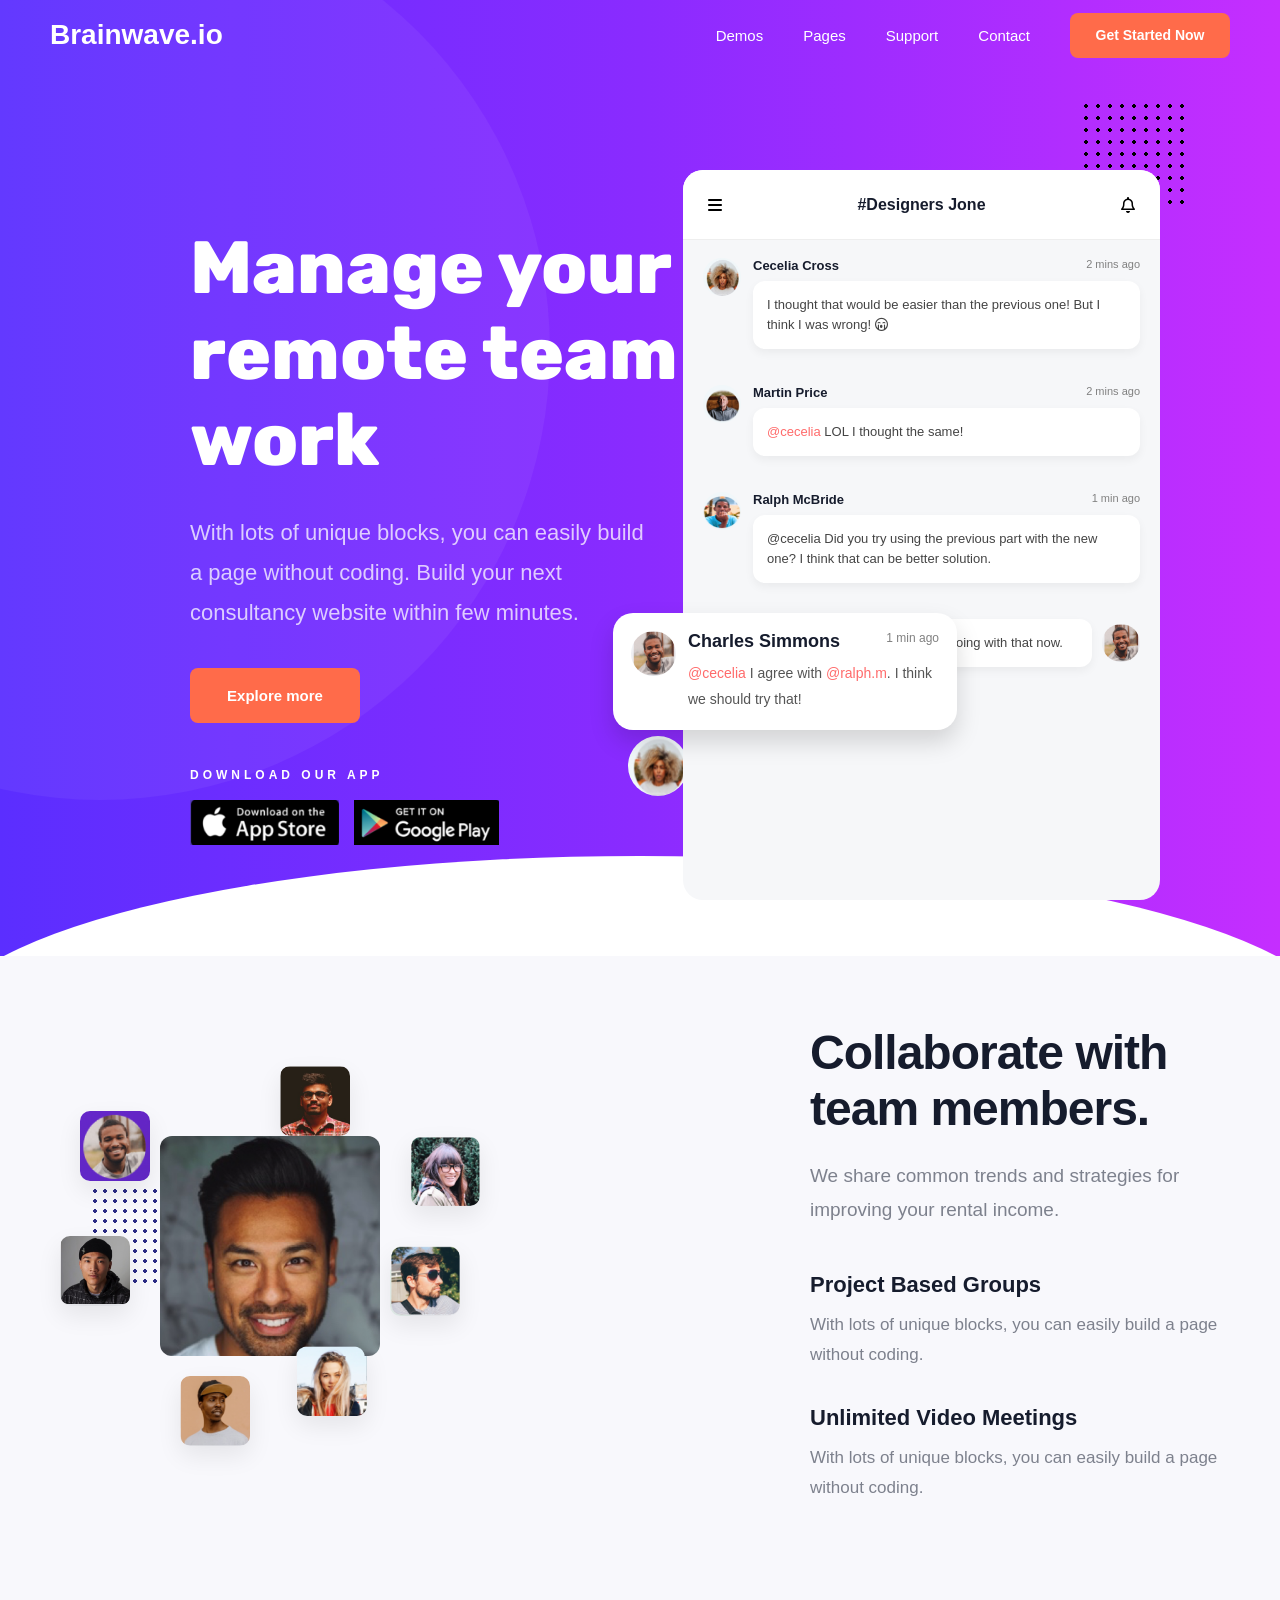
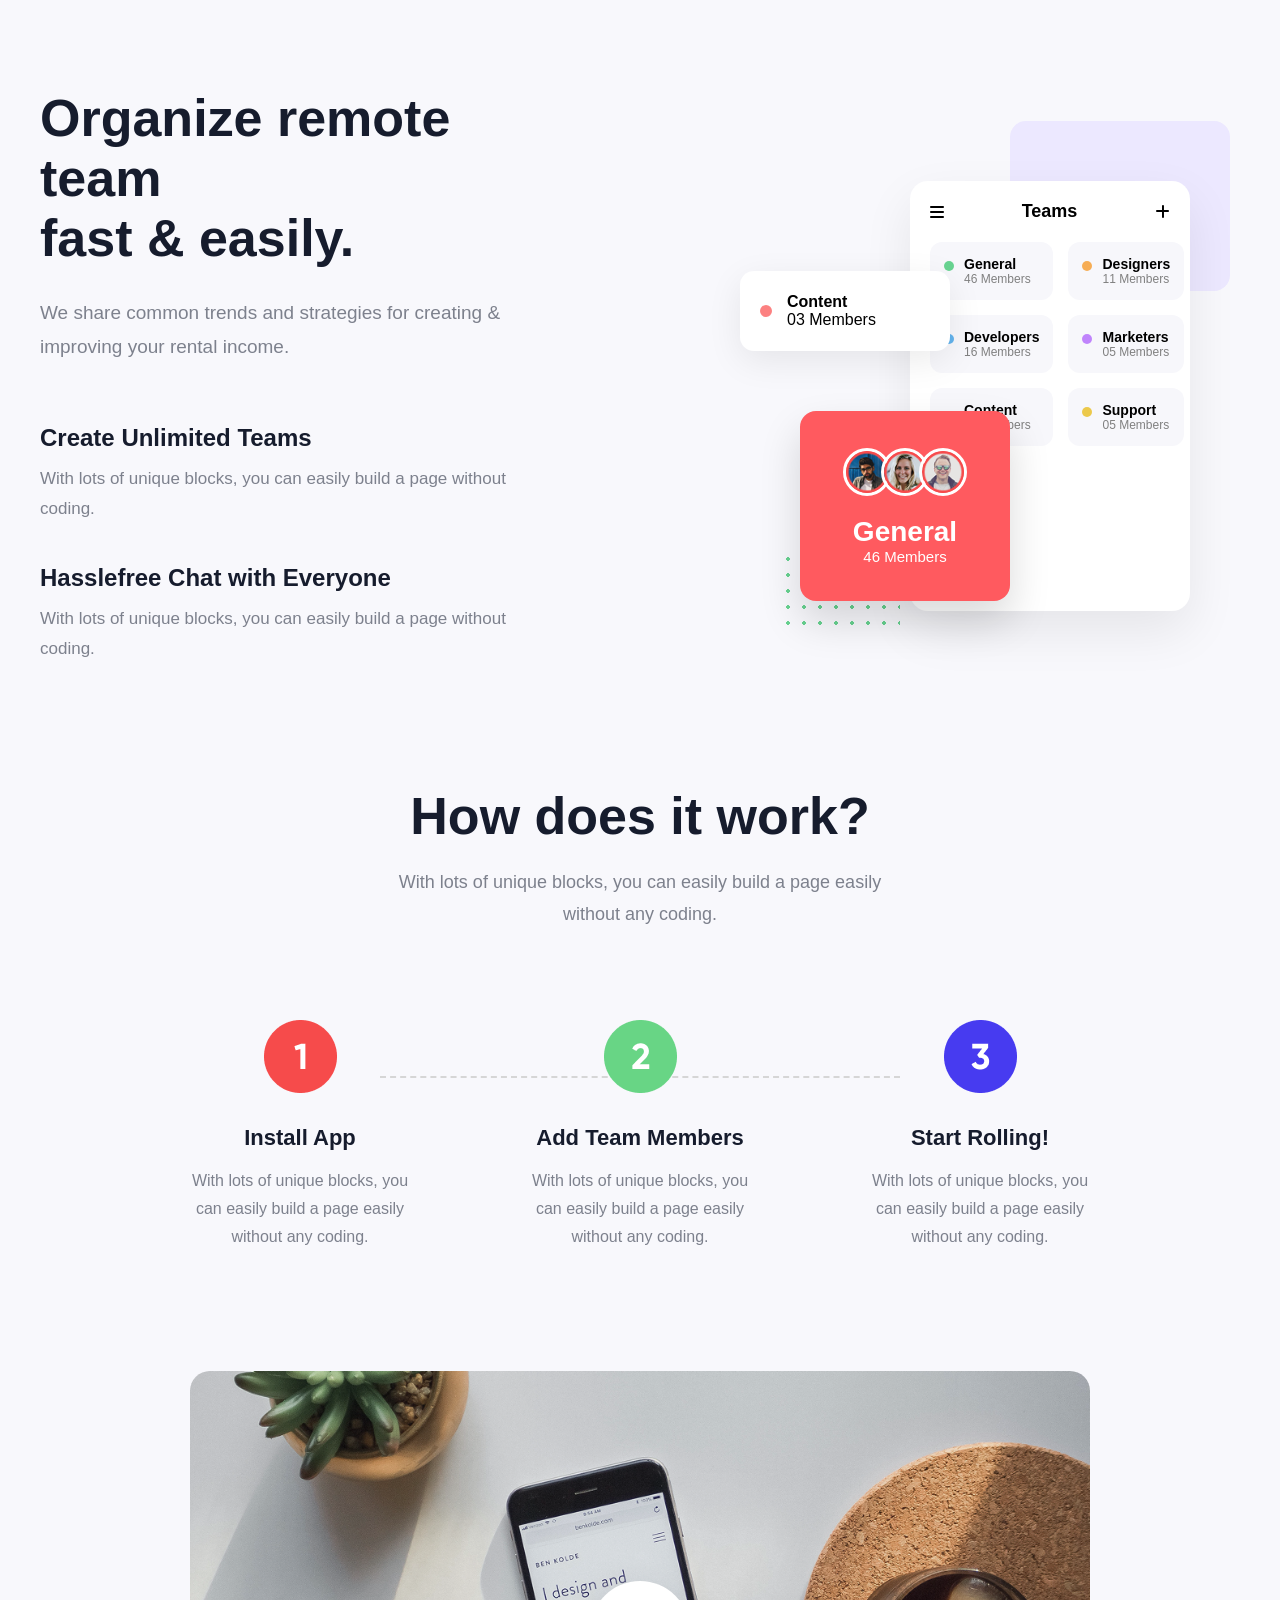
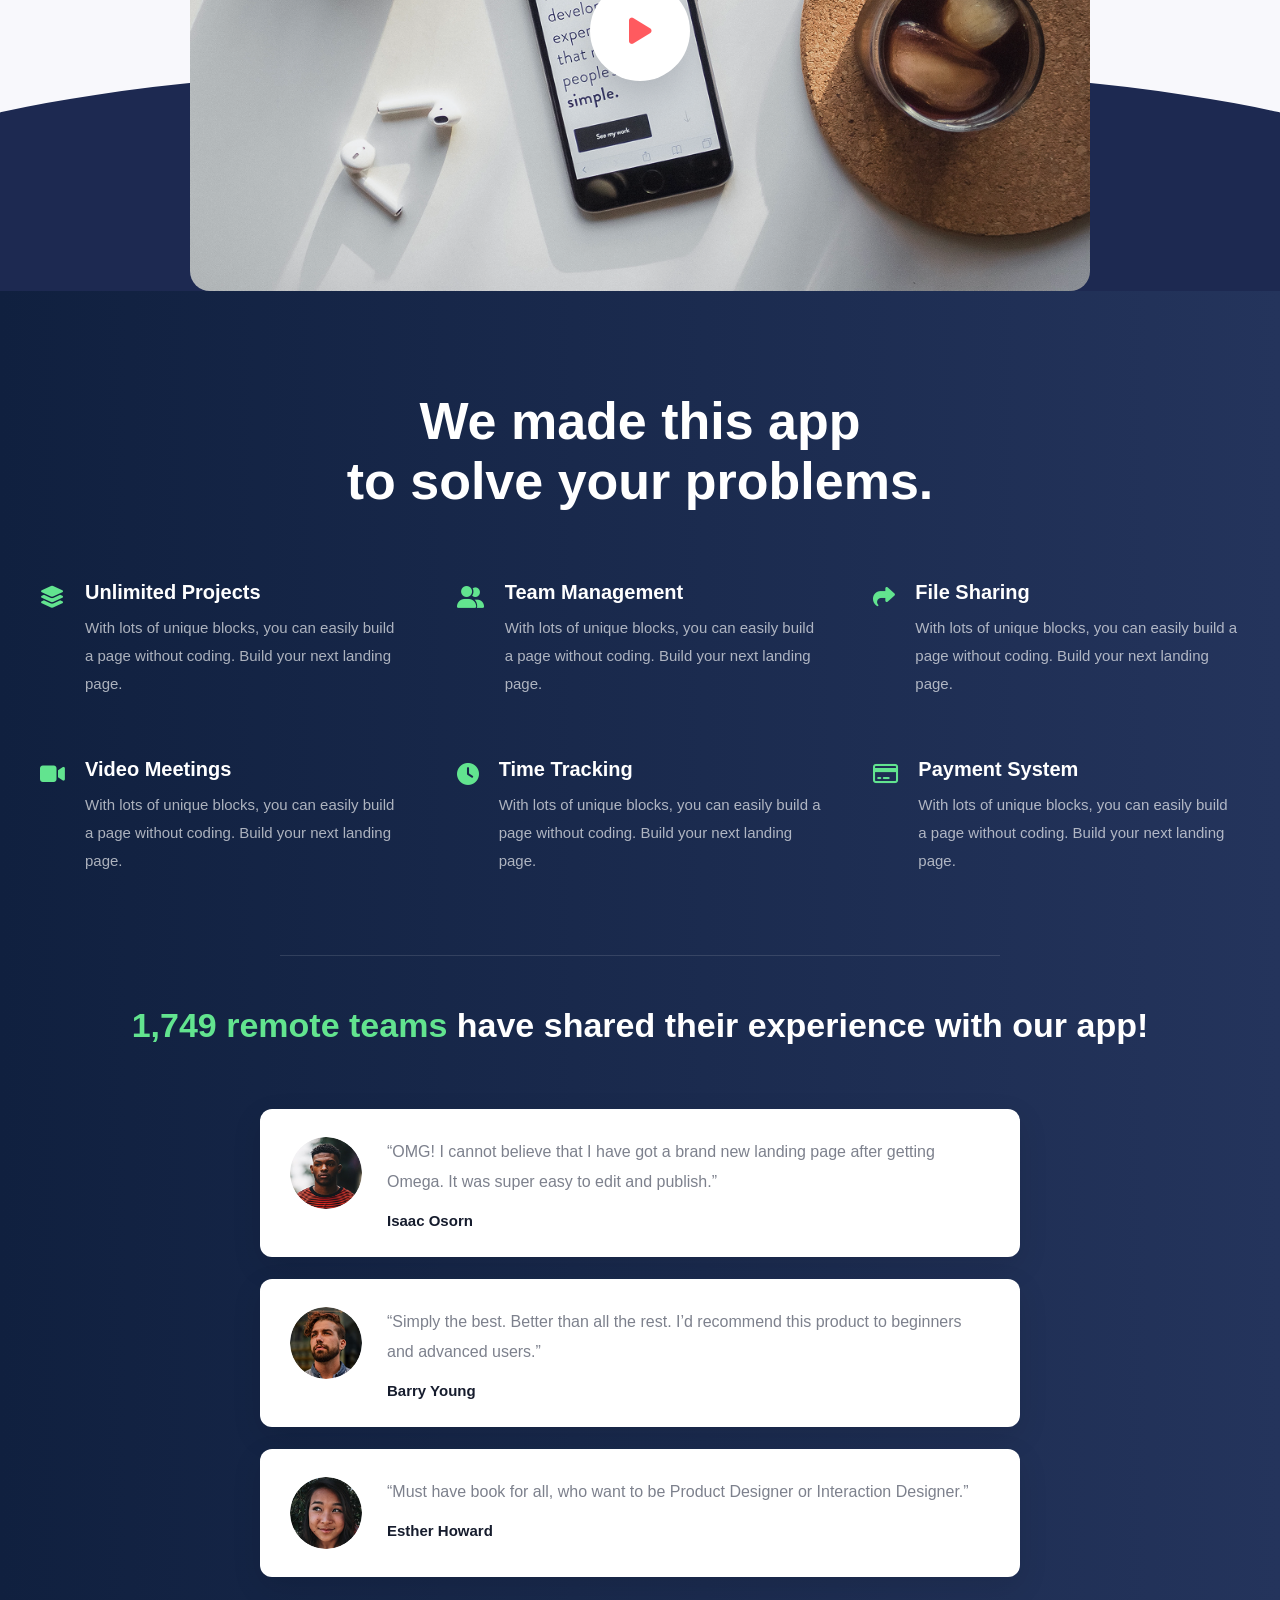
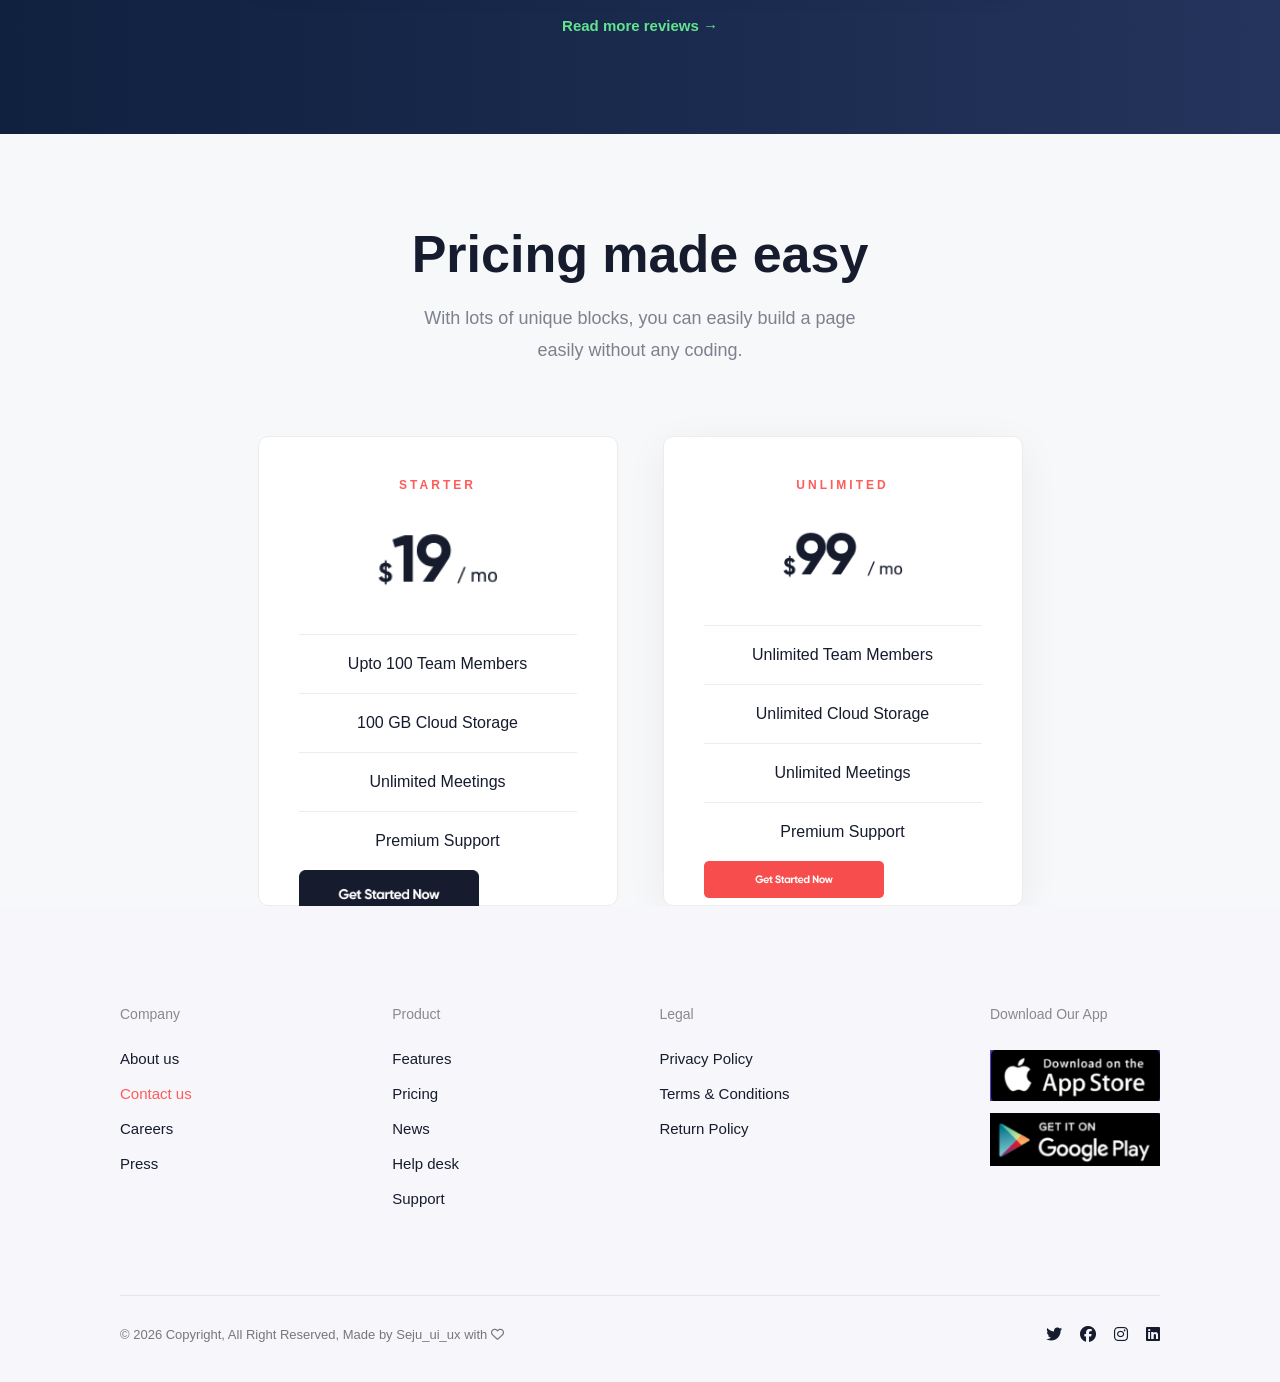
<file: Project-2/index.html>
<!DOCTYPE html>
<html lang="en">
<head>
    <meta charset="UTF-8">
    <meta name="viewport" content="width=device-width, initial-scale=1.0">
    <title>Brainwave.io</title>

    <link rel="stylesheet" href="style.css">

    <link rel="preconnect" href="https://fonts.googleapis.com">
    <link rel="preconnect" href="https://fonts.gstatic.com" crossorigin>
    <link rel="stylesheet"
href="https://cdnjs.cloudflare.com/ajax/libs/font-awesome/6.7.2/css/all.min.css">
<link rel="stylesheet" href="https://cdnjs.cloudflare.com/ajax/libs/font-awesome/6.5.2/css/all.min.css">
    <link href="https://fonts.googleapis.com/css2?family=Rubik:wght@300;400;500;700;800&display=swap" rel="stylesheet">
</head>
<body>
                 <!-- Header -->
    <header class="brainwave-header">

        <div class="header-container">

            <div class="logo">
                <h2>Brainwave.io</h2>
            </div>

            <nav class="nav-links">
                <a href="#">Demos</a>
                <a href="#">Pages</a>
                <a href="#">Support</a>
                <a href="#">Contact</a>
            </nav>

            <button class="start-btn">
                Get Started Now
            </button>

        </div>

    </header>

    <section class="hero-section">

        <div class="hero-container">

            <div class="hero-left">

                <h1>
                    Manage your <br>
                    remote team work
                </h1>

                <p>
                    With lots of unique blocks, you can easily build a page
                    without coding. Build your next consultancy website
                    within few minutes.
                </p>

                <button class="explore-btn">
                    Explore more
                </button>

                <h5>DOWNLOAD OUR APP</h5>

                <div class="app-buttons">
    <img src="./Images/appstore.png" alt="">
    <img src="./Images/googleplay.png" alt="">
</div>

            </div>

          <div class="hero-right">

    <div class="dots"></div>

    <div class="purple-layer"></div>

    <div class="chat-ui">

        <div class="chat-header">
            <i class="fa-solid fa-bars"></i>
            <h4>#Designers Jone</h4>
            <i class="fa-regular fa-bell"></i>
        </div>

        <div class="chat-message left-msg">
            <img src="./Images/team1.png" alt="">

            <div class="chat-text">
                <div class="name-time">
                    <h5>Cecelia Cross</h5>
                    <span>2 mins ago</span>
                </div>

                <div class="bubble">
                    I thought that would be easier than the previous one!
                    But I think I was wrong!   <i class="fa-regular fa-face-sad-cry"></i>
                </div>
            </div>
        </div>

        <div class="chat-message left-msg">
            <img src="./Images/team2.png" alt="">

            <div class="chat-text">
                <div class="name-time">
                    <h5>Martin Price</h5>
                    <span>2 mins ago</span>
                </div>

                <div class="bubble small">
                    <span>@cecelia</span>
                    LOL I thought the same!
                </div>
            </div>
        </div>

        <div class="chat-message left-msg">
            <img src="./Images/team3.png" alt="">

            <div class="chat-text">
                <div class="name-time">
                    <h5>Ralph McBride</h5>
                    <span>1 min ago</span>
                </div>

                <div class="bubble">
                    @cecelia Did you try using the previous part with the new one?
                    I think that can be better solution.
                </div>
            </div>
        </div>

        <div class="chat-message right-msg">

            <div class="bubble self-msg">
                Ok, I am going with that now.
            </div>

            <img src="./Images/team4.png" alt="">
        </div>

    </div>

    <div class="small-face">
        <img src="./Images/team1.png" alt="">
    </div> 

    <div class="message-card">

        <img src="./Images/team4.png" alt="">

        <div class="message-text">

            <div class="message-top">
                <h4>Charles Simmons</h4>
                <small>1 min ago</small>
            </div>

            <p>
                <span>@cecelia</span>
                I agree with
                <span>@ralph.m</span>.
                I think we should try that!
            </p>

        </div>

    </div>

</div>

    </section>
  </header> 
  <main>
    <section class="collaborate-section">

    <div class="collaborate-container">

        <div class="collaborate-left">

            <div class="blue-dots"></div>

            <div class="main-person">
                <img src="./Images/boy1.png" alt="">
            </div>

            <div class="small-img img1">
                <img src="./Images/boy2.png" alt="">
            </div>

            <div class="small-img img2">
                <img src="./Images/boy3.png" alt="">
            </div>

            <div class="small-img img3">
                <img src="./Images/boy4.png" alt="">
            </div>

            <div class="small-img img4">
                <img src="./Images/boy5.png" alt="">
            </div>

            <div class="small-img img5">
                <img src="./Images/girl2.png" alt="">
            </div>

            <div class="small-img img6">
                <img src="./Images/boy6.png" alt="">
            </div>

            <div class="small-img img7">
                <img src="./Images/girl1.png" alt="">
            </div>

        </div>

        <div class="collaborate-right">

            <h2>
                Collaborate with <br>
                team members.
            </h2>

            <p class="main-text">
                We share common trends and strategies for
                improving your rental income.
            </p>

            <div class="info-box">

                <h4>Project Based Groups</h4>

                <p>
                    With lots of unique blocks, you can easily
                    build a page without coding.
                </p>

            </div>

            <div class="info-box">

                <h4>Unlimited Video Meetings</h4>

                <p>
                    With lots of unique blocks, you can easily
                    build a page without coding.
                </p>

            </div>

        </div>

    </div>

</section>
          <section class="organize-section">

    <div class="organize-container">

        <div class="organize-left">

            <h2>
                Organize remote team
                <br>
                fast & easily.
            </h2>

            <p class="organize-main-text">
                We share common trends and strategies for
                creating & improving your rental income.
            </p>

            <div class="organize-info">

                <h4>Create Unlimited Teams</h4>

                <p>
                    With lots of unique blocks, you can easily
                    build a page without coding.
                </p>

            </div>

            <div class="organize-info">

                <h4>Hasslefree Chat with Everyone</h4>

                <p>
                    With lots of unique blocks, you can easily
                    build a page without coding.
                </p>

            </div>

        </div>

        <div class="organize-right">

            <div class="purple-box"></div>

            <div class="green-dots"></div>

            <div class="team-card">

                <div class="team-header">
                    <i class="fa-solid fa-bars"></i>
                    <h5>Teams</h5>
                   <i class="fa-solid fa-plus"></i>
                </div>

                <div class="team-grid">

                    <div class="mini-card">
                        <span class="green"></span>
                        <div>
                            <h6>General</h6>
                            <p>46 Members</p>
                        </div>
                    </div>

                    <div class="mini-card">
                        <span class="orange"></span>
                        <div>
                            <h6>Designers</h6>
                            <p>11 Members</p>
                        </div>
                    </div>

                    <div class="mini-card">
                        <span class="blue"></span>
                        <div>
                            <h6>Developers</h6>
                            <p>16 Members</p>
                        </div>
                    </div>

                    <div class="mini-card">
                        <span class="purple"></span>
                        <div>
                            <h6>Marketers</h6>
                            <p>05 Members</p>
                        </div>
                    </div>

                    <div class="mini-card">
                        <span class="red"></span>
                        <div>
                            <h6>Content</h6>
                            <p>03 Members</p>
                        </div>
                    </div>

                    <div class="mini-card">
                        <span class="yellow"></span>
                        <div>
                            <h6>Support</h6>
                            <p>05 Members</p>
                        </div>
                    </div>

                </div>

            </div>

            <div class="content-card">
                <span class="red-dot"></span>

                <div>
                    <h4>Content</h4>
                    <p>03 Members</p>
                </div>
            </div>

            <div class="general-card">

                <div class="team-images">
                    <img src="./Images/group1.png" alt="">
                    <img src="./Images/group2.png" alt="">
                    <img src="./Images/group3.png" alt="">
                </div>

                <h3>General</h3>
                <p>46 Members</p>

            </div>

        </div>

    </div>

</section>
<section class="work-section">
    <div class="container"></div>

    <!-- <div class="work-container"> -->

        <div class="work-heading">

            <h2>How does it work?</h2>

            <p>
                With lots of unique blocks, you can easily build a page
                easily without any coding.
            </p>

        </div>

        <div class="work-steps">

            <div class="step-card">

                <img src="./Images/step1.png" alt="">

                <h4>Install App</h4>

                <p>
                    With lots of unique blocks, you
                    can easily build a page easily
                    without any coding.
                </p>

            </div>

            <div class="step-card">

                <img src="./Images/step2.png" alt="">

                <h4>Add Team Members</h4>

                <p>
                    With lots of unique blocks, you
                    can easily build a page easily
                    without any coding.
                </p>

            </div>

            <div class="step-card">

                <img src="./Images/step3.png" alt="">

                <h4>Start Rolling!</h4>

                <p>
                    With lots of unique blocks, you
                    can easily build a page easily
                    without any coding.
                </p>

            </div>

        </div>

        <div class="step-line"></div>

        <div class="video-container">

            <img src="./Images/video-image.png" alt="">

            <div class="play-btn">
                <i class="fa-solid fa-play"></i>
            </div>

        </div>

    </div>

</section>
          <section class="problem-section">

    <div class="problem-container"> 

        <div class="problem-heading">
            <h2>
                We made this app <br>
                to solve your problems.
            </h2>
        </div>

        <div class="feature-grid">

            <div class="feature-box">
                <i class="fa-solid fa-layer-group"></i>

                <div>
                    <h4>Unlimited Projects</h4>

                    <p>
                        With lots of unique blocks, you can
                        easily build a page without coding.
                        Build your next landing page.
                    </p>
                </div>
            </div>

            <div class="feature-box">
                <i class="fa-solid fa-user-group"></i>

                <div>
                    <h4>Team Management</h4>

                    <p>
                        With lots of unique blocks, you can
                        easily build a page without coding.
                        Build your next landing page.
                    </p>
                </div>
            </div>

            <div class="feature-box">
                <i class="fa-solid fa-share"></i>

                <div>
                    <h4>File Sharing</h4>

                    <p>
                        With lots of unique blocks, you can
                        easily build a page without coding.
                        Build your next landing page.
                    </p>
                </div>
            </div>

            <div class="feature-box">
                <i class="fa-solid fa-video"></i>

                <div>
                    <h4>Video Meetings</h4>

                    <p>
                        With lots of unique blocks, you can
                        easily build a page without coding.
                        Build your next landing page.
                    </p>
                </div>
            </div>

            <div class="feature-box">
                <i class="fa-solid fa-clock"></i>

                <div>
                    <h4>Time Tracking</h4>

                    <p>
                        With lots of unique blocks, you can
                        easily build a page without coding.
                        Build your next landing page.
                    </p>
                </div>
            </div>

            <div class="feature-box">
                <i class="fa-regular fa-credit-card"></i>

                <div>
                    <h4>Payment System</h4>

                    <p>
                        With lots of unique blocks, you can
                        easily build a page without coding.
                        Build your next landing page.
                    </p>
                </div>
            </div>

        </div>

        <div class="review-line"></div>

        <div class="review-heading">
            <h3>
                <span>1,749 remote teams</span>
                have shared their
                experience with our app!
            </h3>
        </div>

        <div class="review-container">

            <div class="review-card">
                <img src="./Images/profile1.png" alt="">

                <div>
                    <p>
                        “OMG! I cannot believe that I have got
                        a brand new landing page after getting
                        Omega. It was super easy to edit and
                        publish.”
                    </p>

                    <h5>Isaac Osorn</h5>
                </div>
            </div>

            <div class="review-card">
                <img src="./Images/profile2.png" alt="">

                <div>
                    <p>
                        “Simply the best. Better than all the rest.
                        I’d recommend this product to beginners
                        and advanced users.”
                    </p>

                    <h5>Barry Young</h5>
                </div>
            </div>

            <div class="review-card">
                <img src="./Images/profile3.png" alt="">

                <div>
                    <p>
                        “Must have book for all, who want to
                        be Product Designer or Interaction
                        Designer.”
                    </p>

                    <h5>Esther Howard</h5>
                </div>
            </div>

        </div>

        <a href="#" class="read-more">
            Read more reviews →
        </a>

    </div>

</section>

<section class="pricing-section">

    <div class="pricing-container">

        <div class="pricing-heading">

            <h2>Pricing made easy</h2>

            <p>
                With lots of unique blocks, you can
                easily build a page <br>
                easily without any coding.
            </p>

        </div>

        <div class="pricing-cards">

            <div class="price-card">

                <span class="plan-name">
                    STARTER
                </span>

                <div class="price-image">
                    <img src="./Images/dollar1.png" alt="">
                </div>

                <ul>
                    <li>Upto 100 Team Members</li>
                    <li>100 GB Cloud Storage</li>
                    <li>Unlimited Meetings</li>
                    <li>Premium Support</li>
                </ul>

                <button class="blue-btn">
    <img src="./Images/getstarted.png" alt="Get Started">
</button>

            </div>

            <div class="price-card active-card">

                <span class="plan-name red">
                    UNLIMITED
                </span>

                <div class="price-image">
                    <img src="./Images/dollar2.png" alt="">
                </div>

                <ul>
                    <li>Unlimited Team Members</li>
                    <li>Unlimited Cloud Storage</li>
                    <li>Unlimited Meetings</li>
                    <li>Premium Support</li>
                </ul>

                <button class="red-btn">
                    <img src="./Images/redgetstarted.png" alt="">
                </button>

            </div>

        </div>

        <!-- <div class="pricing-wave"></div> -->

        
        <div class="pricing-dots"></div>

    </div>

</section>
  </main>

  <footer class="footer-section">
    

    <div class="footer-container">

        <div class="footer-column">
            <h4>Company</h4>

            <a href="#">About us</a>
            <a href="#" class="active-link">Contact us</a>
            <a href="#">Careers</a>
            <a href="#">Press</a>
        </div>

        <div class="footer-column">
            <h4>Product</h4>

            <a href="#">Features</a>
            <a href="#">Pricing</a>
            <a href="#">News</a>
            <a href="#">Help desk</a>
            <a href="#">Support</a>
        </div>

        <div class="footer-column">
            <h4>Legal</h4>

            <a href="#">Privacy Policy</a>
            <a href="#">Terms & Conditions</a>
            <a href="#">Return Policy</a>
        </div>

        <div class="footer-column app-column">
            <h4>Download Our App</h4>

            <div class="footer-apps">
                <img src="./Images/appstore.png" alt="App Store">
                <img src="./Images/googleplay.png" alt="Google Play">
            </div>
        </div>

    </div>

    <div class="footer-bottom">

        <p>
            © 2026 Copyright, All Right Reserved,
            Made by Seju_ui_ux with <i class="fa-regular fa-heart"></i>
        </p>

        <div class="footer-icons">

           <i class="fa-brands fa-twitter"></i>
            <i class="fa-brands fa-facebook"></i>
            <i class="fa-brands fa-instagram"></i>
            <i class="fa-brands fa-linkedin"></i>

        </div>

    </div>

</footer>

</body>
</html>
</file>
<file: Project-2/style.css>
*{
    margin: 0;
    padding: 0;
    box-sizing: border-box;
}
@font-face {
    font-family: 'Inter';
    src: url('./Fonts/Inter-Regular.ttf'); 
    font-weight: 400;
}

@font-face {
    font-family: 'Inter';
    src: url('./Fonts/Inter-Medium.ttf');
    font-weight: 500;
}

@font-face {
    font-family: 'Inter';
    src: url('./Fonts/Inter-Bold.ttf');
    font-weight: 700;
}

body{
    font-family: 'Gilroy', sans-serif;
    overflow-x: hidden;
}

.brainwave-header{
    width: 100%;
    height: 70px;

    position: absolute;
    top: 0;
    left: 0;
    z-index: 1000;
}

.header-container{
    width: 100%;
    max-width: 1539px;
    height: 70px;

    margin: auto;
    padding: 0 50px;

    display: flex;
    align-items: center;
    justify-content: space-between;
}

.logo h2{
    font-size: 28px;
    font-weight: 700;
    color: white;
    cursor: pointer;
}

.nav-links{
    display: flex;
    align-items: center;
    gap: 40px;

    margin-left: auto;
    margin-right: 40px;
}

.nav-links a{
    text-decoration: none;
    color: white;

    font-size: 15px;
    font-weight: 500;

    transition: 0.3s;
}

.nav-links a:hover{
    color: #ff6b4a;
}

.start-btn{
    width: 160px;
    height: 45px;

    border: none;
    border-radius: 8px;

    background: #ff6b4a;
    color: white;

    font-size: 14px;
    font-weight: 600;

    cursor: pointer;
    transition: 0.3s;
}

.start-btn:hover{
    transform: translateY(-2px);
}

.hero-section{
    width: 100%;
    height: 913px;

    background: linear-gradient(
        90deg,
        #6A35FF,
        #8D2BFF,
        #B420FF
    );

    position: relative;
    overflow: hidden;
}

.hero-section::before{
    content: "";
    position: absolute;
    top: 0;
    left: -250px;

    width: 800px;
    height: 100%;

    background: rgba(255,255,255,0.05);

    border-radius: 50%;
}

.hero-section::after{
    content: "";
    position: absolute;
    bottom: -180px;
    left: -5%;

    width: 110%;
    height: 280px;

    background: white;

    border-radius: 50%;
}

.hero-container{
    width: 100%;
    max-width: 1539px;

    margin: auto;
    padding: 120px 80px;

    display: flex;
    justify-content: space-between;
    align-items: center;

    position: relative;
    z-index: 10;
}

.hero-left{
    width: 531px;
    margin-left: 70px;
}

.hero-left h1{
    font-family: 'Rubik', sans-serif;
    font-size: 66px;
    font-weight: 700;
    color: white;
    line-height: 74px;
}

.hero-left p{
    width: 470px;

    color: rgba(255,255,255,0.75);

    font-size: 18px;
    line-height: 34px;

    margin-top: 28px;
}

.explore-btn{
    width: 165px;
    height: 50px;

    background: #FF6B4A;
    border: none;
    border-radius: 8px;

    color: white;
    font-size: 14px;
    font-weight: 600;

    cursor: pointer;
    margin-top: 35px;
}

.hero-left h5{
    margin-top: 45px;

    color: white;
    font-size: 11px;
    letter-spacing: 3px;
}

.app-buttons{
    display: flex;
    gap: 15px;
    margin-top: 18px;
}

.app-buttons img{
    height: 45px;
    cursor: pointer;
}

.hero-right{
    width: 520px;
    height: 730px;
    position: relative;
}

.dots{
    position: relative;
    top: 55px;
    right: 20px;

    width: 90px;
    height: 90px;

    background-image:
    radial-gradient(black 2px, transparent 2px);

    background-size: 12px 12px;

    z-index: 1;
}

.purple-layer{
    position: absolute;
    left: 40px;
    top: 230px;

    width: 180px;
    height: 250px;

    background: rgba(255,255,255,0.08);

    border-radius: 20px;
}

.chat-box{
    position: relative;
    z-index: 3;
}

.chat-box img{
    width: 477px;
    height: 730px;
    object-fit: cover;
}

.message-card{
    position: absolute;
    left: -90px;
    bottom: 150px;

    width: 340px;
    min-height: 95px;

    background: white;
    border-radius: 18px;

    padding: 15px;

    display: flex;
    gap: 12px;

    box-shadow: 0 10px 30px rgba(0,0,0,0.15);

    z-index: 10;
}

.message-card img{
    width: 42px;
    height: 42px;
    border-radius: 50%;
}

.message-text h4{
    font-size: 18px;
    color: #161C2D;
}

.message-text p{
    font-size: 14px;
    color: #555;
    margin-top: 7px;
    line-height: 22px;
}

.message-text span{
    color: #FF5B5B;
}

.message-card small{
    position: absolute;
    top: 18px;
    right: 18px;

    color: #999;
    font-size: 11px;
}
.hero-section{
    width: 100%;
    height: 956px;

    background: linear-gradient(
        90deg,
        #5B2EFF,
        #8A2BFF,
        #C52EFF
    );

    position: relative;
    overflow: hidden;
}

.hero-section::before{
    content: "";
    position: absolute;
    left: -350px;
    top: -100px;

    width: 900px;
    height: 900px;

    border-radius: 50%;
    background: rgba(255,255,255,0.05);
}

.hero-section::after{
    content: "";
    position: absolute;
    bottom: -250px;
    left: -5%;

    width: 110%;
    height: 350px;

    background: white;
    border-radius: 50%;
}

.hero-container{
    width: 100%;
    max-width: 1539px;

    margin: auto;
    padding: 170px 120px 0;

    display: flex;
    justify-content: space-between;
    position: relative;
    z-index: 5;
}

.hero-left{
    width: 531px;
}

.hero-left h1{
    font-size: 74px;
    line-height: 86px;
    font-weight: 800;
    color: white;
}

.hero-left p{
    margin-top: 30px;
    color: rgba(255,255,255,0.75);
    font-size: 22px;
    line-height: 40px;
}

.explore-btn{
    width: 170px;
    height: 55px;

    border: none;
    border-radius: 8px;

    background: #FF6B4A;
    color: white;

    margin-top: 35px;
    font-size: 15px;
    font-weight: 600;
}

.hero-left h5{
    margin-top: 45px;
    color: white;
    letter-spacing: 4px;
    font-size: 12px;
}

.app-buttons{
    display: flex;
    gap: 15px;
    margin-top: 20px;
}

.app-buttons{
    display: flex;
    gap: 15px;
    margin-top: 18px;
}

.hero-right{
    width: 500px;
    height: 730px;
    position: relative;
}

.chat-box img{
    width: 477px;
    height: 730px;
    object-fit: contain;
}

.dots{
    position: absolute;
    top: -70px;
    right: -30px;

    width: 110px;
    height: 110px;

    background-image:
    radial-gradient(black 2px, transparent 2px);

    background-size: 12px 12px;

    z-index: 1; 
}

.purple-layer{
    position: absolute;
    left: 80px;
    bottom: 120px;

    width: 190px;
    height: 300px;

    border-radius: 20px;

    background: rgba(255,255,255,0.08);

    z-index: 0;
}

.small-face{
    position: absolute;
    left: -55px;
    bottom: 100px;
}

.small-face img{
    width: 60px;
    height: 60px;
    border-radius: 50%;
}

.message-card{
    position: absolute;
    left: -20px;
    bottom: 180px;

    width: 360px;
    background: white;

    border-radius: 20px;
    padding: 18px;

    display: flex;
    gap: 15px;

    box-shadow: 0 15px 40px rgba(0,0,0,0.2);
}

.message-card img{
    width: 52px;
    height: 52px;
    border-radius: 50%;
}

.message-top{
    display: flex;
    justify-content: space-between;
    align-items: center;
}

.message-top h4{
    font-size: 22px;
    color: #161C2D;
}

.message-top small{
    color: gray;
    font-size: 12px;
}

.message-text p{
    margin-top: 12px;
    line-height: 28px;
    font-size: 17px;
}

.message-text span{
    color: #ff5c5c;
}

.chat-ui{
    width: 477px;
    height: 730px;

    background: #F6F7F9;
    border-radius: 20px;

    overflow: hidden;
    position: relative;
    z-index: 5;
}

.chat-header{
    height: 70px;
    background: white;

    display: flex;
    justify-content: space-between;
    align-items: center;

    padding: 0 25px;
    border-bottom: 1px solid #eee;
}

.chat-header h4{
    font-size: 16px;
    color: #161C2D;
}

.chat-message{
    display: flex;
    gap: 12px;
    padding: 18px 20px;
}

.chat-message img{
    width: 38px;
    height: 38px;
    border-radius: 50%;
}

.chat-text{
    flex: 1;
}

.name-time{
    display: flex;
    justify-content: space-between;
    margin-bottom: 8px;
}

.name-time h5{
    font-size: 13px;
    color: #161C2D;
}

.name-time span{
    font-size: 11px;
    color: gray;
}

.bubble{
    background: white;
    padding: 14px;
    border-radius: 12px;

    font-size: 13px;
    line-height: 20px;
    color: #444;

    box-shadow: 0 4px 10px rgba(0,0,0,0.05);
}

.bubble.small span{
    color: #ff6b6b;
}

.right-msg{
    justify-content: flex-end;
    align-items: center;
    gap: 10px;
}

.self-msg{
    background: white;
    width: 210px;
}

.message-card{
    position: absolute;
    left: -70px;
    bottom: 170px;

    width: 344px;
    min-height: 95px;

    background: white;
    border-radius: 20px;

    padding: 18px;
    display: flex;
    gap: 12px;

    z-index: 30;
    box-shadow: 0 12px 25px rgba(0,0,0,0.15);
}

.message-card img{
    width: 45px;
    height: 45px;
    border-radius: 50%;
}

.message-top{
    display: flex;
    justify-content: space-between;
}

.message-top h4{
    font-size: 18px;
}

.message-top small{
    color: gray;
}

.message-text p{
    margin-top: 8px;
    line-height: 26px;
    font-size: 14px;
}

.message-text span{
    color: #ff6b6b;
}

.collaborate-section{
    width: 100%;
    height: 650px;
    background: #F8F8FC;

    display: flex;
    justify-content: center;
    align-items: center;
}

.collaborate-container{
    width: 1200px;

    display: flex;
    justify-content: space-between;
    align-items: center;
}

.collaborate-left{
    width: 500px;
    height: 450px;

    position: relative;
}

.blue-dots{
    position: absolute;
    left: 50px;
    top: 130px;

    width: 75px;
    height: 100px;

    background-image:
    radial-gradient(#2C2C85 2px, transparent 2px);

    background-size: 10px 10px;
}

.main-person{
    position: absolute;
    left: 120px;
    top: 80px;

    width: 220px;
    height: 220px;

    border-radius: 12px;
    overflow: hidden;

    z-index: 2;
}

.main-person img{
    width: 100%;
    height: 100%;
    object-fit: cover;
}

.main-person::after{
    content: "";
    position: absolute;
    right: -45px;
    bottom: -45px;

    width: 120px;
    height: 120px;

    background: #E8F0EC;
    z-index: -1;
}

.small-img{
    position: absolute;
    width: 70px;
    height: 70px;

    border-radius: 10px;
    overflow: hidden;

    box-shadow: 0 10px 25px rgba(0,0,0,0.08);
}

.small-img img{
    width: 100%;
    height: 100%;
    object-fit: cover;
}

.img1{
    top: 55px;
    left: 40px;
}

.img2{
    top: 10px;
    left: 240px;
}

.img3{
    top: 180px;
    left: 20px;
}

.img4{
    top: 320px;
    left: 140px;
}

.img5{
    top: 80px;
    left: 370px;
}

.img6{
    top: 190px;
    left: 350px;
}

.img7{
    top: 290px;
    left: 257px;
    right: 10px;
}

.collaborate-right{
    width: 430px;
}

.collaborate-right h2{
    font-family: 'Gilroy', sans-serif;
    font-size: 48px;
    font-weight: 700;
    line-height: 56px;
    letter-spacing: -1px;

    color: #161C2D;
}

.main-text{
    font-size: 19px;
    line-height: 34px;

    color: #7D818D;

    margin-top: 22px;
    margin-bottom: 45px;
}

.info-box{
    margin-bottom: 35px;
}

.info-box h4{
    font-size: 22px;
    font-weight: 700;

    color: #161C2D;
    margin-bottom: 12px;
}

.info-box p{
    font-size: 17px;
    line-height: 30px;

    color: #7D818D;
}

.organize-section{
    width: 100%;
    height: 780px;
    background: #F8F8FC;

    display: flex;
    justify-content: center;
    align-items: center;
}

.organize-container{
    width: 1200px;

    display: flex;
    justify-content: space-between;
    align-items: center;
}

.organize-left{
    width: 480px;
}

.organize-left h2{
    font-size: 52px;
    font-weight: 700;
    line-height: 60px;
    color: #161C2D;
}

.organize-main-text{
    font-size: 19px;
    line-height: 34px;
    color: #7D818D;

    margin-top: 28px;
    margin-bottom: 60px;
}

.organize-info{
    margin-bottom: 40px;
}

.organize-info h4{
    font-size: 24px;
    color: #161C2D;
    margin-bottom: 12px;
}

.organize-info p{
    font-size: 17px;
    line-height: 30px;
    color: #7D818D;
}

.organize-right{
    width: 500px;
    height: 550px;
    position: relative;
}

.purple-box{
    position: absolute;
    right: 10px;
    top: 0;

    width: 220px;
    height: 170px;

    background: #ECE8FF;
    border-radius: 16px;
}

.green-dots{
    position: absolute;
    left: 40px;
    bottom: 40px;

    width: 120px;
    height: 80px;

    background-image:
    radial-gradient(#68D391 2px, transparent 2px);

    background-size: 16px 16px;
}

.team-card{
    position: absolute;
    right: 50px;
    top: 60px;

    width: 280px;
    height: 430px;

    background: white;
    border-radius: 18px;
    padding: 20px;

    box-shadow: 0 20px 50px rgba(0,0,0,0.08);
}

.team-header{
    display: flex;
    justify-content: space-between;
    align-items: center;

    margin-bottom: 20px;
}

.team-header h5{
    font-size: 18px;
}

.team-grid{
    display: grid;
    grid-template-columns: repeat(2,1fr);
    gap: 15px;
}

.mini-card{
    background: #F7F7FB;
    border-radius: 12px;
    padding: 14px;

    display: flex;
    gap: 10px;
}

.mini-card span{
    width: 10px;
    height: 10px;
    border-radius: 50%;
    margin-top: 5px;
}

.green{background:#68D391;}
.orange{background:#F6AD55;}
.blue{background:#63B3ED;}
.purple{background:#C084FC;}
.red{background:#FC8181;}
.yellow{background:#ECC94B;}

.mini-card h6{
    font-size: 14px;
}

.mini-card p{
    font-size: 12px;
    color: gray;
}

.content-card{
    position: absolute;
    left: 0;
    top: 150px;

    width: 210px;
    height: 80px;

    background: white;
    border-radius: 14px;

    padding: 20px;

    display: flex;
    align-items: center;
    gap: 15px;

    box-shadow: 0 10px 35px rgba(0,0,0,0.08);
}

.red-dot{
    width: 12px;
    height: 12px;
    border-radius: 50%;
    background: #FC8181;
}

.general-card{
    position: absolute;
    left: 60px;
    bottom: 70px;

    width: 210px;
    height: 190px;

    background: #FF5A5F;
    border-radius: 16px;

    display: flex;
    flex-direction: column;
    justify-content: center;
    align-items: center;

    color: white;

    box-shadow: 0 20px 40px rgba(0,0,0,0.15);
}

.team-images{
    display: flex;
    margin-bottom: 20px;
}

.team-images img{
    width: 48px;
    height: 48px;
    border-radius: 50%;

    border: 3px solid white;
    margin-left: -10px;
}

.team-images img:first-child{
    margin-left: 0;
}

.general-card h3{
    font-size: 28px;
}

.general-card p{
    font-size: 15px;
}

.work-section{
    width: 100%;
    min-height: 1100px;

    background: #F8F8FC;
    position: relative;

    overflow: hidden;
}

.work-section::after{
    content: "";
    position: absolute;
    bottom: 0;
    left: -10%;

    width: 120%;
    height: 230px;

    background: #1D2951;

    border-top-left-radius: 50%;
    border-top-right-radius: 50%;
}

/* Main Container */

/* .work-container{
    width: 1200px;
    margin: auto;

    padding-top: 100px;

    position: relative;
    z-index: 2;
} */ 

.work-heading{
    text-align: center;
}

.work-heading h2{
    font-size: 52px;
    font-weight: 700;
    color: #161C2D;
}

.work-heading p{
    width: 520px;
    margin: 20px auto 0;

    font-size: 18px;
    line-height: 32px;

    color: #7D818D;
}

.work-steps{
    width: 900px;
    margin: 90px auto 0;

    display: flex;
    justify-content: space-between;

    position: relative;
}

.step-card{
    width: 220px;
    text-align: center;

    position: relative;
    z-index: 2;
}

.step-card img{
    width: 73px;
    height: 73px;
}

.step-card h4{
    margin-top: 28px;

    font-size: 22px;
    font-weight: 700;

    color: #161C2D;
}

.step-card p{
    margin-top: 16px;

    font-size: 16px;
    line-height: 28px;

    color: #7D818D;
}

.step-line{
    width: 520px;

    border-top: 2px dashed #D6D6D6;

    position: absolute;
    top: 290px;
    left: 50%;

    transform: translateX(-50%);
}

.video-container{
    width: 900px;
    height: 520px;

    margin: 120px auto 0;

    position: relative;

    border-radius: 20px;
    overflow: hidden;

    z-index: 5;
}

.video-container img{
    width: 100%;
    height: 100%;
    object-fit: cover;
}

.play-btn{
    position: absolute;
    top: 50%;
    left: 50%;

    transform: translate(-50%, -50%);

    width: 100px;
    height: 100px;

    background: white;
    border-radius: 50%;

    display: flex;
    justify-content: center;
    align-items: center;

    font-size: 30px;
    color: #FF5A5F;

    cursor: pointer;
}

.work-section::before{
    content: "";

    position: absolute;
    bottom: -30px;
    left: 200px;

    width: 141.43px;
    height: 155.62px;

    background-image:
    radial-gradient(#05023c 2px, transparent 2px);

    background-size: 16px 16px;

    z-index: 2;
} 
.problem-section{
    width: 100%;
    min-height: 1100px;

    background:
    linear-gradient(
        90deg,
        #10203F,
        #24345C
    );

    position: relative;
    overflow: hidden;
}

.problem-container{
    width: 1200px;
    margin: auto;

    padding: 100px 0;
    position: relative;
}

.problem-heading{
    text-align: center;
}

.problem-heading h2{
    color: white;
    font-size: 52px;
    line-height: 60px;
}

.feature-grid{
    margin-top: 70px;

    display: grid;
    grid-template-columns: repeat(3,1fr);
    gap: 60px 50px;
}

.feature-box{
    display: flex;
    gap: 20px;
}

.feature-box i{
    color: #62E48F;
    font-size: 22px;
    margin-top: 5px;
}

.feature-box h4{
    color: white;
    font-size: 20px;
    margin-bottom: 10px;
}

.feature-box p{
    color: rgba(255,255,255,0.65);
    font-size: 15px;
    line-height: 28px;
}

.review-line{
    width: 720px;
    height: 1px;

    background: rgba(255,255,255,0.12);

    margin: 80px auto 0;
}

.review-heading{
    text-align: center;
    margin-top: 45px;
}

.review-heading h3{
    color: white;
    font-size: 34px;
    line-height: 48px;
}

.review-heading span{
    color: #62E48F;
}

.review-container{
    width: 760px;
    margin: 60px auto 0;

    display: flex;
    flex-direction: column;
    gap: 22px;
}

.review-card{
    background: white;
    border-radius: 12px;

    padding: 28px 30px;

    display: flex;
    gap: 25px;

    box-shadow: 0 10px 30px rgba(0,0,0,0.1);
}

.review-card img{
    width: 72px;
    height: 72px;
    border-radius: 50%;
}

.review-card p{
    color: #7D818D;
    font-size: 16px;
    line-height: 30px;
}

.review-card h5{
    margin-top: 15px;

    color: #161C2D;
    font-size: 15px;
}

.read-more{
    display: block;
    text-align: center;

    margin-top: 40px;

    text-decoration: none;
    color: #62E48F;

    font-size: 15px;
    font-weight: 600;
} 

.pricing-section{
    width: 100%;
    min-height: 760px;
    background: #F7F8FA;

    position: relative;
    overflow: hidden;
}

.pricing-container{
    width: 1200px;
    margin: auto;

    padding-top: 90px;
    position: relative;
}

.pricing-heading{
    text-align: center;
}

.pricing-heading h2{
    font-size: 52px;
    font-weight: 700;
    color: #161C2D;

    margin-bottom: 18px;
}

.pricing-heading p{
    color: #7D818D;
    font-size: 18px;
    line-height: 32px;
}

.pricing-cards{
    display: flex;
    justify-content: center;
    gap: 45px;

    margin-top: 70px;
}

.price-card{
    width: 360px;
    height: 470px;

    background: white;
    border-radius: 10px;

    border: 1px solid #ECECEC;

    padding: 38px 40px;
    text-align: center;

    position: relative;
}

.active-card{
    box-shadow: 0 10px 40px rgba(0,0,0,0.06);
}

.plan-name{
    font-size: 12px;
    font-weight: 700;
    letter-spacing: 3px;
    color: #FF5B5B;
    background: transparent;
    display: inline-block;
}

.red{
    color: #FF5B5B;
    background: transparent !important;
}

.price-image{
    margin-top: 30px;
}

.price-image img{
    width: 120px;
}

.price-card ul{
    list-style: none;
    margin-top: 35px;
}

.price-card ul li{
    padding: 20px 0;
    border-top: 1px solid #ECECEC;

    color: #161C2D;
    font-size: 16px;
}

.blue-btn,
.red-btn{
    border: none;
    background: transparent;
    cursor: pointer;
    margin-top: px;

    display: flex;
    justify-content: center;
    align-items: center;
    
}

.blue-btn img,
.red-btn img{
    width: 180px;
    height: auto;
    display: block;
    left: 100px;
    top: 150px;
}

.pricing-wave{
    position: absolute;
    bottom: -190px;
    left: -10%;

    width: 120%;
    height: 170px;

    background: white;
    border-radius: 50%;
}

.pricing-dots{
    position: absolute;
    right: -205px;
    bottom: 60px;

    width: 100px;
    height: 120px;

    background-image:
    radial-gradient(#56D37C 2px, transparent 2px);

    background-size: 12px 12px;
}

.footer-section{
    background: #F7F7FB;
    padding: 100px 120px 40px;
    position: relative;
}

.footer-container{
    display: flex;
    justify-content: space-between;
    align-items: flex-start;

    max-width: 1200px;
    margin: auto;
}

.footer-column{
    display: flex;
    flex-direction: column;
}

.footer-column h4{
    font-size: 14px;
    font-weight: 500;
    color: #8A8A8A;
    margin-bottom: 28px;
}

.footer-column a{
    text-decoration: none;
    color: #161C2D;

    font-size: 15px;
    margin-bottom: 18px;
    transition: 0.3s;
}

.footer-column a:hover{
    color: #FF5B5B;
}

.active-link{
    color: #FF5B5B !important;
}

.footer-apps{
    display: flex;
    flex-direction: column;
    gap: 12px;
}

.footer-apps img{
    width: 170px;
    cursor: pointer;
}

.footer-bottom{
    margin-top: 70px;
    padding-top: 30px;

    border-top: 1px solid #E6E6E6;

    display: flex;
    justify-content: space-between;
    align-items: center;

    max-width: 1200px;
    margin-left: auto;
    margin-right: auto;
}

.footer-bottom p{
    font-size: 13px;
    color: #777;
}

.footer-icons{
    display: flex;
    gap: 18px;
}

.footer-icons i{
    font-size: 16px;
    color: #161C2D;
    cursor: pointer;
    transition: 0.3s;
}

.footer-icons i:hover{
    color: #FF5B5B;
}
</file>
